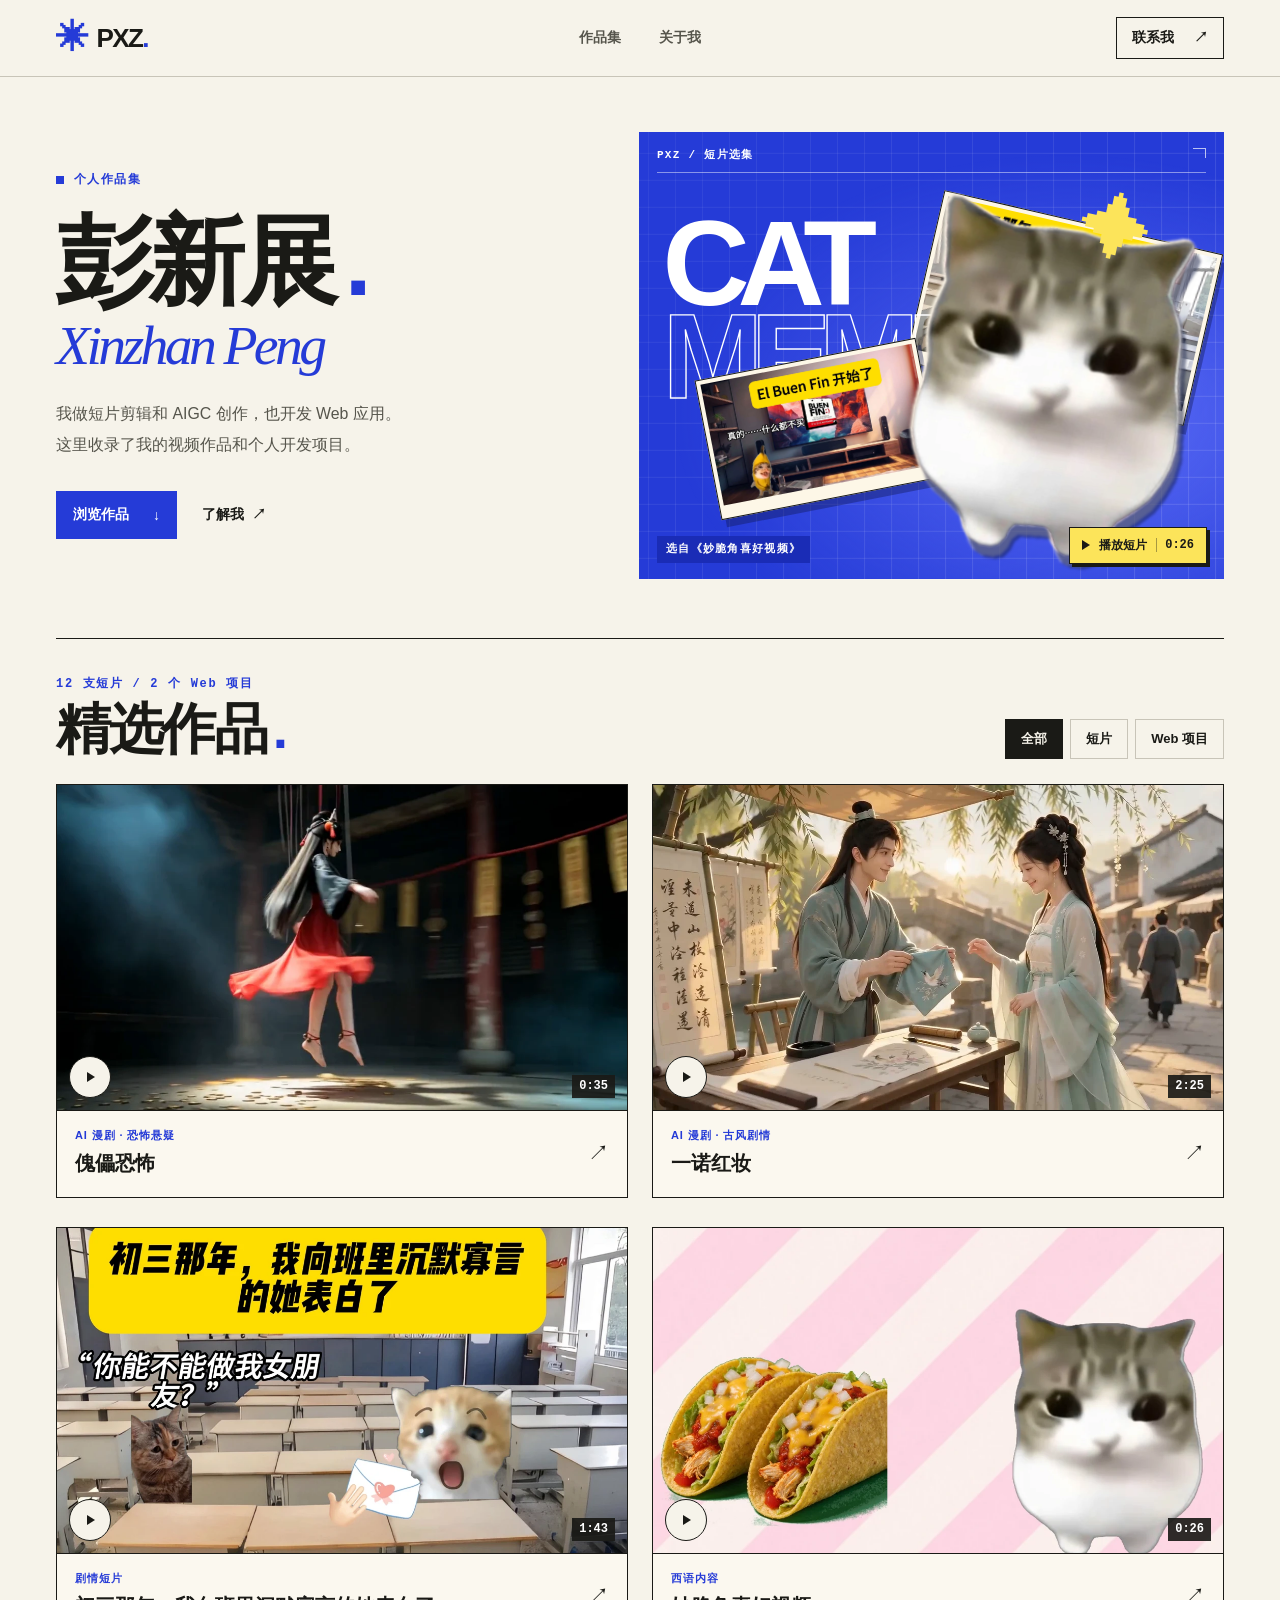
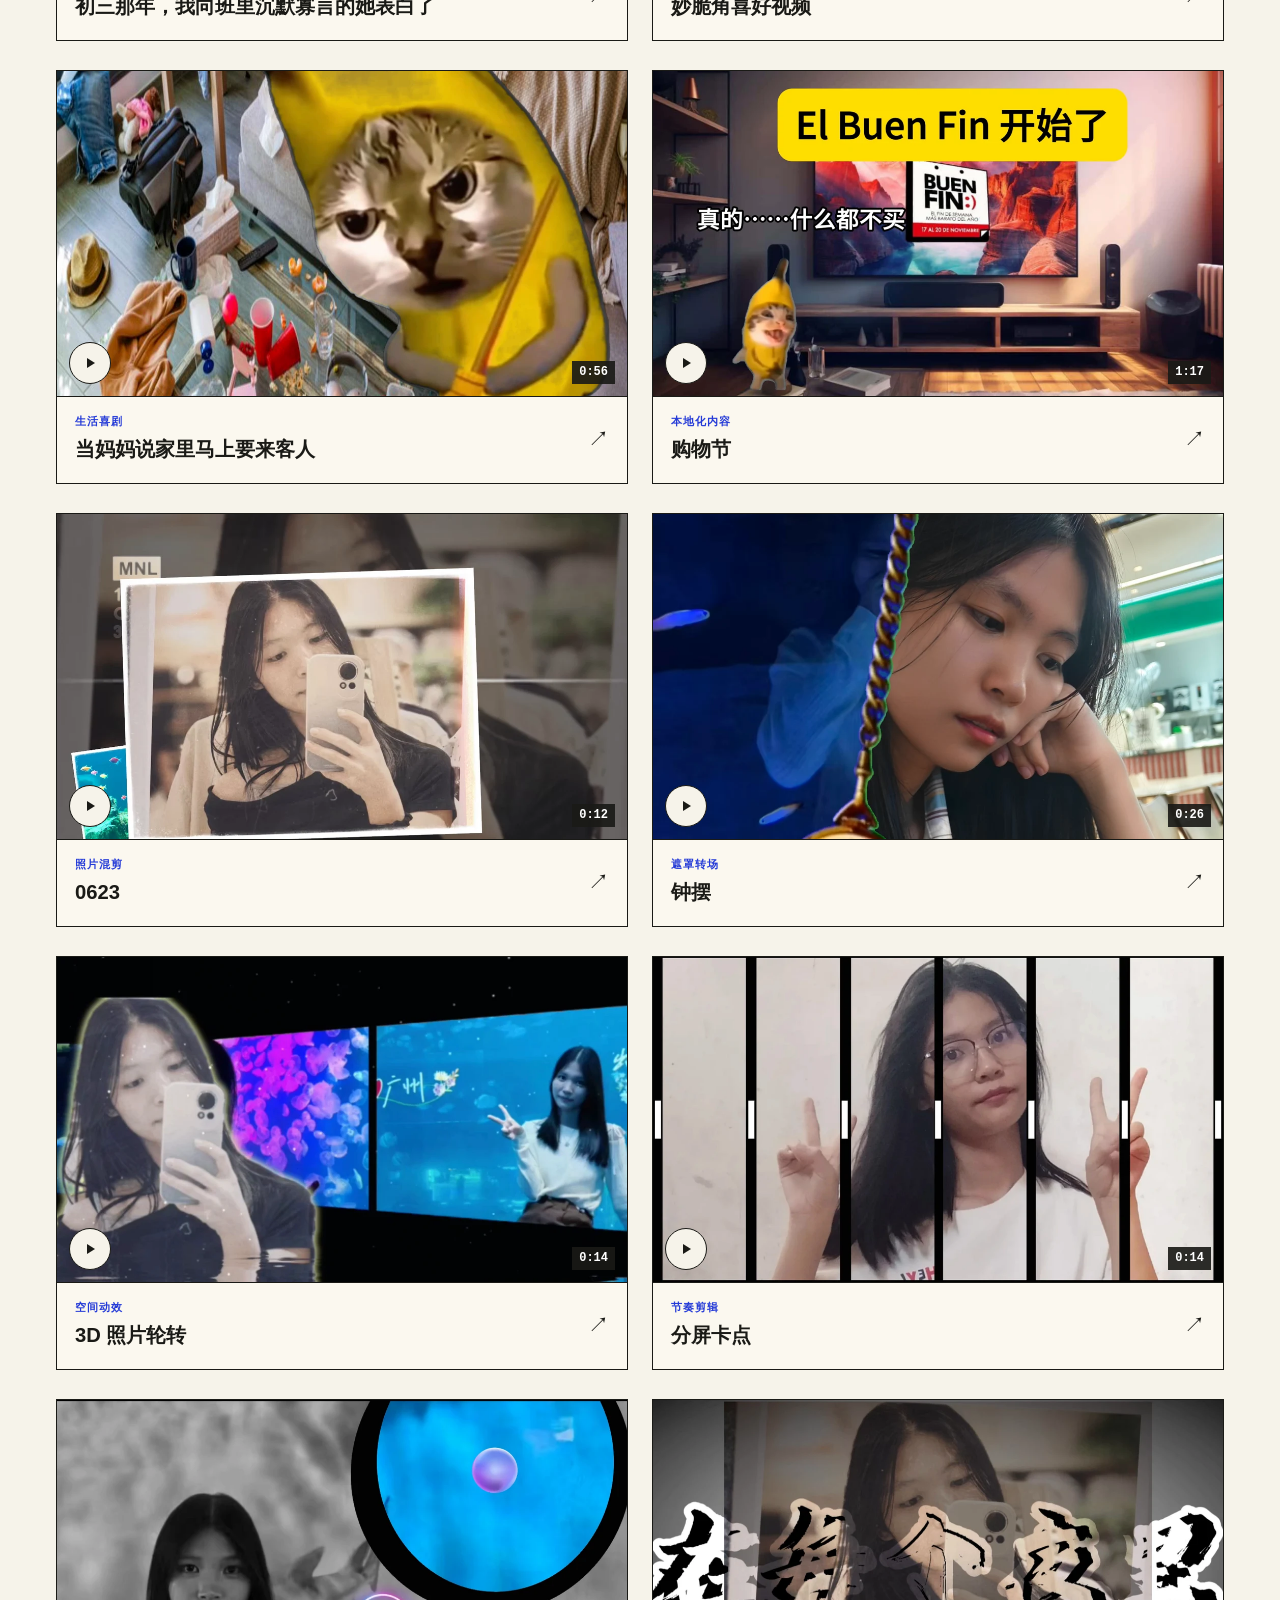
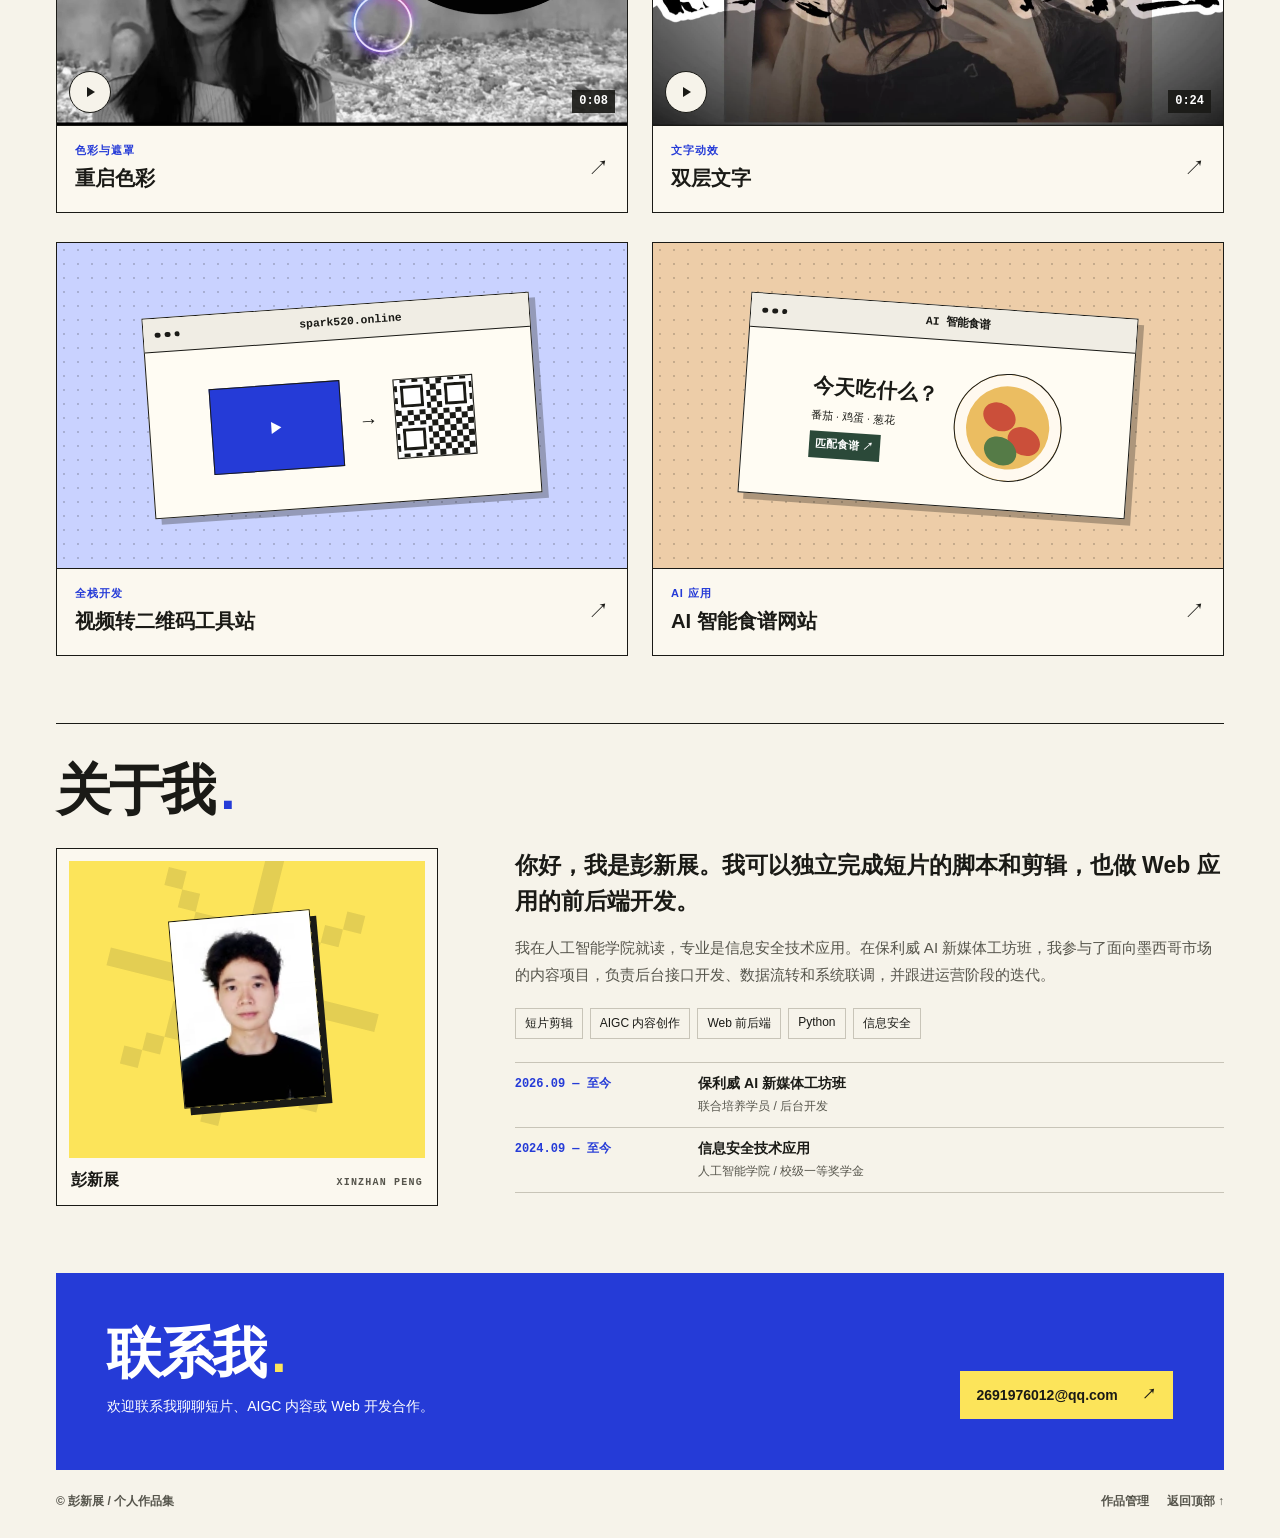
<file: index.html>
<!doctype html>
<html lang="zh-CN">
<head>
  <meta charset="utf-8">
  <meta name="viewport" content="width=device-width, initial-scale=1">
  <meta name="theme-color" content="#f6f3ea">
  <meta name="description" content="彭新展的个人作品集，收录 AI 漫剧、猫 Meme 短片、剪辑作品和 Web 开发项目。">
  <title>彭新展 · 个人作品集</title>
  <link rel="icon" href="assets/images/cat-cutout.webp" type="image/webp">
  <link rel="stylesheet" href="styles.css?v=4">
  <script src="works.js?v=3" defer></script>
  <script src="uploads.js?v=local" defer></script>
  <script src="site.js?v=5" defer></script>
</head>
<body id="top">
  <a class="skip" href="#main">跳到正文</a>
  <header class="site-header">
    <div class="shell header-inner">
      <a class="wordmark" href="#top" aria-label="彭新展，回到首页"><span class="brand-mark" aria-hidden="true">✳</span> <span>PXZ<span class="brand-period">.</span></span></a>
      <nav class="site-nav" aria-label="主导航">
        <a href="#work">作品集</a>
        <a href="#about">关于我</a>
      </nav>
      <a class="nav-contact" href="#contact">联系我 <span aria-hidden="true">↗</span></a>
    </div>
  </header>
  <main id="main" class="shell">
    <section class="hero" aria-labelledby="hero-title">
      <div class="hero-copy">
        <p class="eyebrow hero-label"><span class="square" aria-hidden="true"></span> 个人作品集</p>
        <h1 id="hero-title">彭新展<span class="name-dot" aria-hidden="true">.</span></h1>
        <p class="roman-name" lang="en">Xinzhan Peng</p>
        <p class="hero-intro">我做短片剪辑和 AIGC 创作，也开发 Web 应用。<br>这里收录了我的视频作品和个人开发项目。</p>
        <div class="hero-actions">
          <a class="button button-primary" href="#work">浏览作品 <span aria-hidden="true">↓</span></a>
          <a class="text-link" href="#about">了解我 <span aria-hidden="true">↗</span></a>
        </div>
      </div>
      <div class="hero-visual">
        <div class="poster" aria-hidden="true">
          <div class="poster-trim"><span>PXZ / 短片选集</span><span class="poster-registration"></span></div>
          <div class="poster-art">
            <div class="poster-type" lang="en"><span>CAT</span><span>MEME</span></div>
            <div class="poster-frame frame-one"><img src="assets/images/confession.webp" alt="" width="1120" height="640"></div>
            <div class="poster-frame frame-two"><img src="assets/images/shopping.webp" alt="" width="1120" height="640"></div>
            <span class="poster-spark" aria-hidden="true">✦</span>
            <img class="cat" src="assets/images/cat-cutout.webp" alt="" width="372" height="478" fetchpriority="high">
          </div>
          <div class="poster-credit">选自《妙脆角喜好视频》</div>
        </div>
        <button class="poster-watch" type="button" data-open="snack"><span class="play-icon" aria-hidden="true"></span> 播放短片 <span class="poster-duration" aria-hidden="true">0:26</span></button>
      </div>
    </section>

    <section class="work section-rule" id="work" aria-labelledby="work-title">
      <p class="eyebrow section-label" id="work-count"></p>
      <div class="work-heading">
        <h2 id="work-title">精选作品<span class="heading-dot" aria-hidden="true">.</span></h2>
        <div class="filters" role="group" aria-label="按类型筛选作品">
          <button type="button" data-filter="all" aria-pressed="true">全部</button>
          <button type="button" data-filter="video" aria-pressed="false">短片</button>
          <button type="button" data-filter="web" aria-pressed="false">Web 项目</button>
        </div>
      </div>
      <p class="visually-hidden" role="status" id="work-status"></p>
      <div class="work-grid" id="work-grid"></div>
      <noscript>
        <p>启用 JavaScript 可筛选作品和查看详情，也可以直接打开视频。</p>
        <ul>
          <li><a href="assets/videos/puppet-horror.mp4">傀儡恐怖</a></li>
          <li><a href="assets/videos/yinuo-hongzhuang.mp4?v=2">一诺红妆</a></li>
          <li><a href="assets/videos/confession.mp4">初三那年，我向班里沉默寡言的她表白了</a></li>
          <li><a href="assets/videos/snack.mp4">妙脆角喜好视频</a></li>
          <li><a href="assets/videos/guests.mp4">当妈妈说家里马上要来客人</a></li>
          <li><a href="assets/videos/shopping.mp4">购物节</a></li>
          <li><a href="assets/videos/0623.mp4">0623</a></li>
          <li><a href="assets/videos/pendulum.mp4">钟摆</a></li>
          <li><a href="assets/videos/photo-rotation.mp4">3D 照片轮转</a></li>
          <li><a href="assets/videos/split-screen.mp4">分屏卡点</a></li>
          <li><a href="assets/videos/color-restart.mp4">重启色彩</a></li>
          <li><a href="assets/videos/layered-text.mp4">双层文字</a></li>
        </ul>
      </noscript>
    </section>

    <section class="about section-rule" id="about" aria-labelledby="about-title">
      <h2 id="about-title">关于我<span class="heading-dot" aria-hidden="true">.</span></h2>
      <div class="about-grid">
        <figure class="profile-card">
          <div class="profile-image"><span aria-hidden="true">✳</span><img src="assets/images/portrait.webp" alt="彭新展的肖像" width="104" height="138" loading="lazy"></div>
          <figcaption><strong>彭新展</strong><span lang="en">XINZHAN PENG</span></figcaption>
        </figure>
        <div class="about-content">
          <p class="about-lead">你好，我是彭新展。我可以独立完成短片的脚本和剪辑，也做 Web 应用的前后端开发。</p>
          <p>我在人工智能学院就读，专业是信息安全技术应用。在保利威 AI 新媒体工坊班，我参与了面向墨西哥市场的内容项目，负责后台接口开发、数据流转和系统联调，并跟进运营阶段的迭代。</p>
          <div class="skills" aria-label="技能"><span>短片剪辑</span><span>AIGC 内容创作</span><span>Web 前后端</span><span>Python</span><span>信息安全</span></div>
          <dl class="timeline">
            <div><dt>2026.09 — 至今</dt><dd><strong>保利威 AI 新媒体工坊班</strong><span>联合培养学员 / 后台开发</span></dd></div>
            <div><dt>2024.09 — 至今</dt><dd><strong>信息安全技术应用</strong><span>人工智能学院 / 校级一等奖学金</span></dd></div>
          </dl>
        </div>
      </div>
    </section>

    <section class="contact" id="contact" aria-labelledby="contact-title">
      <div>
        <h2 id="contact-title">联系我<span aria-hidden="true">.</span></h2>
        <p>欢迎联系我聊聊短片、AIGC 内容或 Web 开发合作。</p>
      </div>
      <a class="button email-button" href="mailto:2691976012@qq.com">2691976012@qq.com <span aria-hidden="true">↗</span></a>
    </section>
  </main>

  <footer class="site-footer shell">
    <span>© 彭新展 <span aria-hidden="true">/</span> 个人作品集</span>
    <div class="footer-links">
      <a href="manage.html">作品管理</a>
      <a href="#top">返回顶部 <span aria-hidden="true">↑</span></a>
    </div>
  </footer>

  <dialog class="work-dialog" id="work-dialog" aria-labelledby="dialog-title">
    <div class="dialog-inner">
      <button class="dialog-close" type="button" aria-label="关闭作品详情" autofocus>×</button>
      <div id="dialog-media"></div>
      <div class="dialog-copy">
        <p class="eyebrow section-label" id="dialog-category"></p>
        <h2 id="dialog-title"></h2>
        <p id="dialog-description"></p>
        <a class="button button-primary dialog-link" id="dialog-link" target="_blank" rel="noopener noreferrer"></a>
      </div>
    </div>
  </dialog>
</body>
</html>
</file>
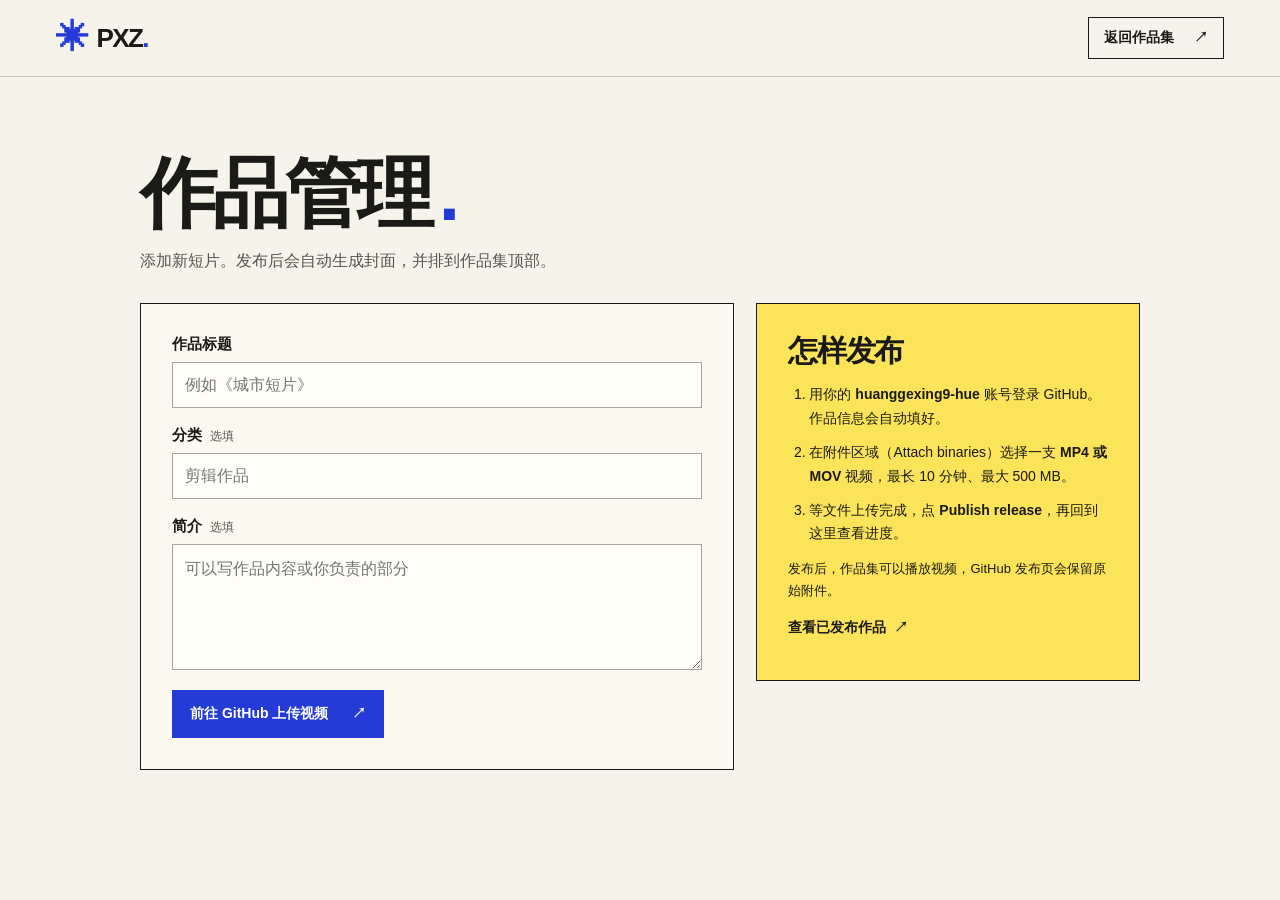
<file: manage.html>
<!doctype html>
<html lang="zh-CN">
<head>
  <meta charset="utf-8">
  <meta name="viewport" content="width=device-width, initial-scale=1">
  <meta name="theme-color" content="#f6f3ea">
  <meta name="robots" content="noindex">
  <title>作品管理 · 彭新展</title>
  <link rel="icon" href="assets/images/cat-cutout.webp" type="image/webp">
  <link rel="stylesheet" href="styles.css?v=4">
  <link rel="stylesheet" href="manage.css?v=1">
  <script src="manage.js?v=1" defer></script>
</head>
<body class="manage-page">
  <a class="skip" href="#main">跳到正文</a>
  <header class="site-header">
    <div class="shell manage-header">
      <a class="wordmark" href="./" aria-label="彭新展，回到首页"><span class="brand-mark" aria-hidden="true">✳</span> <span>PXZ<span class="brand-period">.</span></span></a>
      <a class="nav-contact" href="./#work">返回作品集 <span aria-hidden="true">↗</span></a>
    </div>
  </header>
  <main id="main" class="shell manage-shell">
    <div class="manage-intro">
      <h1>作品管理<span class="name-dot" aria-hidden="true">.</span></h1>
      <p>添加新短片。发布后会自动生成封面，并排到作品集顶部。</p>
    </div>
    <div class="manage-grid">
      <form id="upload-form" class="manage-form" method="post">
        <label for="work-title">作品标题</label>
        <input id="work-title" name="title" type="text" required maxlength="70" pattern=".*\S.*" placeholder="例如《城市短片》">
        <label for="work-category">分类 <span>选填</span></label>
        <input id="work-category" name="category" type="text" maxlength="28" placeholder="剪辑作品">
        <label for="work-description">简介 <span>选填</span></label>
        <textarea id="work-description" name="description" rows="4" maxlength="180" placeholder="可以写作品内容或你负责的部分"></textarea>
        <button class="button button-primary" type="submit" disabled>前往 GitHub 上传视频 <span aria-hidden="true">↗</span></button>
        <noscript><p>请启用 JavaScript 后再填表发布。</p></noscript>
      </form>
      <aside class="publish-guide" aria-labelledby="guide-heading">
        <h2 id="guide-heading">怎样发布</h2>
        <ol>
          <li>用你的 <strong>huanggexing9-hue</strong> 账号登录 GitHub。作品信息会自动填好。</li>
          <li>在附件区域（<span lang="en">Attach binaries</span>）选择一支 <strong>MP4 或 MOV</strong> 视频，最长 10 分钟、最大 500 MB。</li>
          <li>等文件上传完成，点 <strong lang="en">Publish release</strong>，再回到这里查看进度。</li>
        </ol>
        <p class="public-note">发布后，作品集可以播放视频，GitHub 发布页会保留原始附件。</p>
        <a class="text-link" href="https://github.com/huanggexing9-hue/peng-xinzhan-portfolio/releases" target="_blank" rel="noopener noreferrer">查看已发布作品 <span aria-hidden="true">↗</span></a>
      </aside>
    </div>
    <section id="publish-progress" class="publish-progress" aria-labelledby="progress-heading" hidden>
      <h2 id="progress-heading">发布进度</h2>
      <p id="pending-title" class="pending-title"></p>
      <p id="publish-status" role="status" aria-atomic="true"></p>
      <div class="progress-actions">
        <button id="check-publish" class="button button-primary" type="button">检查上线</button>
        <a id="resume-publish" class="text-link" target="_blank" rel="noopener noreferrer">打开 GitHub 发布页 <span aria-hidden="true">↗</span></a>
        <a id="view-published" class="text-link" hidden>查看线上作品 <span aria-hidden="true">↗</span></a>
        <button id="next-upload" class="text-link" type="button" hidden>继续上传</button>
        <a id="edit-release" class="text-link" target="_blank" rel="noopener noreferrer" hidden>去 GitHub 修改附件 <span aria-hidden="true">↗</span></a>
      </div>
    </section>
  </main>
</body>
</html>
</file>
<file: styles.css>
:root {
  color-scheme: light;
  --paper: #f6f3ea;
  --ink: #1a1a16;
  --muted: #56554c;
  --line: #c8c4b8;
  --blue: #253bd7;
  --blue-deep: #1a2cb6;
  --yellow: #fce45a;
  --sans: Arial, "PingFang SC", "Microsoft YaHei", "Noto Sans CJK SC", sans-serif;
  --mono: "Cascadia Mono", Consolas, monospace;
  font-family: var(--sans);
  background: var(--paper);
  color: var(--ink);
  font-synthesis: weight style;
}

*, *::before, *::after { box-sizing: border-box; }
html { scroll-behavior: smooth; }
body { margin: 0; }
body.dialog-open { overflow: hidden; }
img { max-width: 100%; display: block; }
a { color: inherit; text-decoration: none; }
button { color: inherit; font: inherit; cursor: pointer; }
button, a { -webkit-tap-highlight-color: transparent; }
button[hidden], a[hidden], [hidden] { display: none !important; }
:focus-visible { outline: 3px solid #a84708; outline-offset: 5px; }
::selection { background: var(--yellow); color: var(--ink); }
h1, h2, h3, p, figure, dl, dd { margin: 0; }
section[id] { scroll-margin-top: 24px; }
.shell { width: min(100% - 112px, 1240px); margin-inline: auto; }
.visually-hidden, .skip:not(:focus) {
  position: absolute;
  width: 1px;
  height: 1px;
  padding: 0;
  overflow: hidden;
  clip-path: inset(50%);
  white-space: nowrap;
}
.skip:focus { position: fixed; z-index: 20; top: 8px; left: 8px; padding: 10px 20px; background: var(--yellow); }

.site-header { border-bottom: 1px solid var(--line); }
.header-inner { display: grid; grid-template-columns: 1fr auto 1fr; min-height: 76px; align-items: center; }
.wordmark { display: inline-flex; align-items: center; gap: 9px; justify-self: start; font-size: 26px; font-weight: 900; letter-spacing: -.06em; }
.brand-mark { color: var(--blue); font-family: Arial, sans-serif; font-size: 33px; line-height: .9; }
.brand-period, .name-dot, .heading-dot { color: var(--blue); }
.site-nav { display: flex; gap: 38px; align-items: center; color: var(--muted); font-size: 14px; font-weight: 600; }
.site-nav a { padding-block: 10px; }
.site-nav a:hover, .text-link:hover, .site-footer a:hover { color: var(--blue); }
.nav-contact { justify-self: end; display: flex; align-items: center; gap: 20px; border: 1px solid var(--ink); min-height: 42px; padding: 8px 15px; font-size: 14px; font-weight: 700; }
.nav-contact:hover { background: var(--ink); color: var(--paper); }

.hero { display: grid; grid-template-columns: minmax(0, .94fr) minmax(0, 1.06fr); align-items: center; gap: clamp(34px, 5vw, 76px); padding-block: 55px 59px; }
.eyebrow { font: 700 12px/1.4 var(--mono); letter-spacing: .14em; }
.hero-label { color: var(--blue); display: flex; align-items: center; gap: 10px; letter-spacing: .12em; margin-bottom: 24px; }
.square { width: 8px; height: 8px; display: inline-block; background: currentColor; }
.hero h1 { font-size: clamp(68px, 7.55vw, 113px); font-weight: 900; line-height: 1.02; letter-spacing: -.048em; white-space: nowrap; }
.name-dot { margin-inline-start: .12em; font-family: Arial, sans-serif; }
.roman-name { margin-top: 7px; font: italic 400 clamp(32px, 4.35vw, 66px)/1 Georgia, "Times New Roman", serif; color: var(--blue); letter-spacing: -.065em; }
.hero-intro { font-size: clamp(14px, 1.24vw, 17px); color: var(--muted); line-height: 1.95; margin-top: 25px; }
.hero-actions { display: flex; align-items: center; gap: 25px; flex-wrap: wrap; margin-top: 30px; }
.button { display: inline-flex; justify-content: space-between; align-items: center; gap: 24px; min-height: 48px; padding: 11px 17px; font-size: 14px; font-weight: 700; }
.button-primary { background: var(--blue); color: white; }
.button-primary:hover { background: var(--blue-deep); }
.text-link { display: inline-flex; gap: 8px; align-items: center; font-size: 14px; font-weight: 700; padding-block: 12px; }
.hero-visual { position: relative; isolation: isolate; }
.poster {
  position: relative;
  display: grid;
  grid-template-rows: auto 1fr auto;
  isolation: isolate;
  aspect-ratio: 1.31;
  padding: 16px 18px;
  overflow: hidden;
  background: var(--blue);
  color: white;
}
.poster::before {
  position: absolute;
  inset: 0;
  z-index: -1;
  content: "";
  background-image: linear-gradient(#fff2 1px, transparent 1px), linear-gradient(to right, #fff2 1px, transparent 1px), radial-gradient(ellipse at 73% 63%, #6575fd 0%, transparent 65%);
  background-size: 27px 27px, 27px 27px, auto;
  background-position: center;
  mask-image: linear-gradient(120deg, #0006, #000);
}
.poster-trim, .poster-credit { position: relative; z-index: 4; font: 700 clamp(9px, 1vw, 11px)/1.3 var(--mono); letter-spacing: .12em; }
.poster-trim { display: flex; justify-content: space-between; border-bottom: 1px solid #ffffff75; padding-bottom: 10px; }
.poster-registration { width: 13px; height: 10px; border-top: 1px solid #ffffffb0; border-right: 1px solid #ffffffb0; }
.poster-credit { width: fit-content; padding: 6px 9px; background: var(--blue-deep); color: white; }
.poster-art { position: relative; container-type: inline-size; }
.poster-type { position: absolute; left: 1%; top: 12%; z-index: 2; display: grid; font-size: 22cqi; font-weight: 900; line-height: .77; letter-spacing: -.102em; }
.poster-type span:last-child { color: transparent; -webkit-text-stroke: 1.4px white; }
.poster-frame { position: absolute; overflow: hidden; padding: 4px 4px 13px; background: #fdf7e7; border: 1px solid #161818; box-shadow: 4px 8px 0 #10195165; }
.poster-frame img { width: 100%; aspect-ratio: 1.75; height: auto; object-fit: cover; }
.frame-one { width: 52%; z-index: 1; transform: rotate(13deg); top: 13%; right: 0; }
.frame-two { width: 41%; z-index: 2; transform: rotate(-11deg); bottom: 10%; left: 9%; }
.poster-spark { position: absolute; z-index: 4; top: 7%; right: 10%; color: var(--yellow); font: 13cqi/.9 Arial, sans-serif; transform: rotate(12deg); }
.cat { position: absolute; z-index: 3; width: 50%; height: auto; right: 3%; bottom: -6%; transform: rotate(8deg); filter: drop-shadow(7px 12px 0 #10194480) drop-shadow(-3px -2px 0 #f7f0e1); }
.poster-watch { position: absolute; bottom: 15px; right: 17px; z-index: 5; display: flex; align-items: center; gap: 9px; padding: 0 12px; min-height: 37px; border: 1px solid var(--ink); background: var(--yellow); box-shadow: 3px 3px 0 var(--ink); font-weight: 700; font-size: 12px; transition: transform .18s, box-shadow .18s; }
.poster-watch:hover { transform: translate(-2px,-2px); box-shadow: 5px 5px 0 var(--ink); }
.play-icon { display: inline-block; width: 0; height: 0; border-top: 5px solid transparent; border-bottom: 5px solid transparent; border-left: 8px solid currentColor; }
.poster-duration { font-family: var(--mono); padding-left: 8px; border-left: 1px solid #1a1a1660; }

.section-rule { border-top: 1px solid var(--ink); }
.work, .about { padding-block: 37px 67px; }
.section-label { color: var(--blue); margin-bottom: 8px; }
.work-heading { display: flex; flex-wrap: wrap; justify-content: space-between; align-items: end; column-gap: 24px; row-gap: 16px; margin-bottom: 25px; }
h2 { font-weight: 900; letter-spacing: -.045em; font-size: clamp(39px, 4.3vw, 66px); line-height: 1.06; }
.heading-dot { margin-inline-start: .12em; }
.filters { display: flex; flex-wrap: wrap; gap: 7px; }
.filters button { border: 1px solid var(--line); background: transparent; min-height: 40px; padding: 8px 15px; font-size: 13px; font-weight: 700; }
.filters button:hover { border-color: var(--ink); }
.filters button[aria-pressed="true"] { background: var(--ink); color: var(--paper); border-color: var(--ink); }
.work-grid { display: grid; grid-template-columns: repeat(2, minmax(0, 1fr)); gap: 29px 24px; }
.work-card { position: relative; min-width: 0; border: 1px solid var(--ink); background: #fbf8ef; }
.work-card-button { background: none; border: 0; padding: 0; text-align: start; }
.work-card-button::after { content: ""; position: absolute; inset: 0; }
.work-card-button:focus-visible { outline: 0; }
.work-card:has(.work-card-button:focus-visible) { outline: 3px solid #a84708; outline-offset: 5px; }
.work-visual { position: relative; aspect-ratio: 1.75; overflow: hidden; border-bottom: 1px solid var(--ink); background: #e5e2d6; }
.work-visual > img { width: 100%; height: 100%; object-fit: cover; transition: transform .35s ease; }
.work-card:hover .work-visual > img { transform: scale(1.035); }
.card-play, .card-duration { position: absolute; bottom: 12px; display: grid; place-items: center; }
.card-play { left: 12px; width: 42px; height: 42px; border-radius: 50%; background: var(--paper); color: var(--ink); border: 1px solid var(--ink); }
.card-play .play-icon { margin-left: 2px; }
.work-card:hover .card-play { background: var(--yellow); }
.card-duration { right: 12px; padding: 4px 7px; background: #1a1a16e8; color: white; font: 700 12px/1.2 var(--mono); }
.card-caption { display: flex; justify-content: space-between; align-items: center; gap: 12px; padding: 17px 18px 19px; }
.card-category { margin-bottom: 6px; font-size: 11px; color: var(--blue); font-weight: 700; letter-spacing: .08em; }
.card-title { font-size: clamp(15px, 1.58vw, 22px); line-height: 1.45; }
.card-arrow { flex: none; font-size: 21px; transition: color .2s, transform .2s; }
.work-card:hover .card-arrow { color: var(--blue); transform: translate(2px,-2px); }

.project-art { display: grid; place-items: center; aspect-ratio: 1.75; container-type: inline-size; background-image: radial-gradient(#1a1a1630 1px, transparent 1px); background-size: 14px 14px; }
.project-art--spark { background-color: #c9d2ff; }
.project-art--recipe { background-color: #edcda8; }
.project-window { width: 68%; background: #fffcf3; border: 1px solid var(--ink); box-shadow: 6px 6px 0 #1a1a164d; transform: rotate(-4deg); }
.project-art--recipe .project-window { transform: rotate(4deg); }
.window-bar { display: flex; gap: 4px; align-items: center; height: 6cqi; border-bottom: 1px solid var(--ink); padding-inline: 2cqi; background: #f0ede4; }
.window-bar i { width: 1cqi; height: 1cqi; background: var(--ink); border-radius: 50%; }
.window-bar span { margin-inline: auto; font: 700 2cqi/1 var(--mono); }
.spark-demo, .recipe-demo { display: flex; align-items: center; justify-content: center; gap: 3cqi; height: 29cqi; padding: 2cqi; }
.demo-video { display: grid; place-items: center; width: 23cqi; height: 15cqi; color: white; background: var(--blue); border: 1px solid var(--ink); }
.demo-video .play-icon { border-left-width: 1.9cqi; border-block-width: 1.2cqi; }
.demo-arrow { font-size: 3.4cqi; }
.demo-qr { position: relative; width: 14cqi; aspect-ratio: 1; border: 1px solid var(--ink); background: repeating-conic-gradient(var(--ink) 0% 25%, #fff 0% 50%) 0 0 / 2.1cqi 2.1cqi; }
.demo-qr i { position: absolute; width: 3.9cqi; aspect-ratio: 1; outline: .65cqi solid white; border: .65cqi solid var(--ink); background: white; }
.demo-qr i:first-child { top: 1.1cqi; left: 1.1cqi; }
.demo-qr i:nth-child(2) { top: 1.1cqi; right: 1.1cqi; }
.demo-qr i:last-child { bottom: 1.1cqi; left: 1.1cqi; }
.recipe-copy { display: grid; justify-items: start; gap: 1.5cqi; }
.recipe-copy strong { font-size: 3.6cqi; }
.recipe-copy span, .recipe-copy b { font-size: 1.9cqi; }
.recipe-copy b { padding: 1.1cqi; background: #2b4939; color: white; }
.recipe-plate { position: relative; width: 19cqi; aspect-ratio: 1; border-radius: 50%; border: 1px solid var(--ink); box-shadow: inset 0 0 0 2cqi #fff9ef; background: #ebbd61; }
.recipe-plate i { position: absolute; width: 6cqi; aspect-ratio: 1.25; border-radius: 50%; background: #cb4f3a; transform: rotate(27deg); }
.recipe-plate i:first-child { left: 25%; top: 28%; }
.recipe-plate i:nth-child(2) { right: 18%; top: 49%; }
.recipe-plate i:last-child { left: 28%; top: 60%; background: #557b47; }

.about-grid { display: grid; grid-template-columns: minmax(0, .7fr) minmax(0, 1.3fr); gap: clamp(25px, 6vw, 84px); margin-top: 29px; align-items: start; }
.profile-card { background: #fbf8ef; border: 1px solid var(--ink); padding: 12px; }
.profile-image { position: relative; display: grid; place-items: center; overflow: hidden; min-height: 240px; aspect-ratio: 1.2; background: var(--yellow); }
.profile-image span { position: absolute; font-size: clamp(150px, 23vw, 360px); color: #1a1a161b; line-height: 1; transform: rotate(14deg); }
.profile-image img { z-index: 1; border: 1px solid var(--ink); width: min(40%, 155px); height: auto; box-shadow: 6px 7px 0 var(--ink); transform: rotate(-5deg); }
.profile-card figcaption { margin: 12px 2px 2px; display: flex; align-items: baseline; justify-content: space-between; gap: 8px; }
.profile-card figcaption span { font: 700 10px/1 var(--mono); letter-spacing: .12em; color: var(--muted); }
.about-content > p { line-height: 1.85; font-size: 15px; color: var(--muted); }
.about-content > .about-lead { font-weight: 800; font-size: clamp(17px, 1.8vw, 25px); line-height: 1.55; color: var(--ink); margin: 0 0 14px; }
.skills { display: flex; flex-wrap: wrap; gap: 7px; margin-block: 19px 23px; }
.skills span { font-size: 12px; border: 1px solid var(--line); padding: 6px 9px; }
.timeline { border-top: 1px solid var(--line); }
.timeline > div { display: grid; grid-template-columns: minmax(108px,.33fr) 1fr; gap: 10px; border-bottom: 1px solid var(--line); padding-block: 12px; }
.timeline dt { color: var(--blue); font: 700 12px/1.5 var(--mono); }
.timeline dd { display: grid; gap: 5px; font-size: 14px; }
.timeline dd span { font-size: 12px; color: var(--muted); }
.contact { display: flex; justify-content: space-between; align-items: end; flex-wrap: wrap; gap: 24px; padding: clamp(24px, 4vw, 55px); color: white; background: var(--blue); }
.contact h2 span { color: var(--yellow); margin-inline-start: .12em; }
.contact p:last-child { margin-top: 13px; font-size: 14px; line-height: 1.7; }
.email-button { background: var(--yellow); color: var(--ink); }
.email-button:hover { background: white; }
.site-footer { display: flex; gap: 20px; justify-content: space-between; padding-block: 23px 28px; color: var(--muted); font-size: 12px; font-weight: 600; }

.footer-links { display: flex; flex-wrap: wrap; justify-content: end; gap: 8px 18px; }

.work-dialog { width: min(850px, 100% - 28px); max-height: calc(100% - 26px); border: 1px solid var(--ink); padding: 0; overflow: auto; background: var(--paper); color: var(--ink); }
.work-dialog::backdrop { background: #141725cf; }
.dialog-inner { position: relative; }
.dialog-close { position: absolute; z-index: 2; top: 12px; right: 12px; display: grid; place-items: center; width: 42px; height: 42px; padding: 0; border: 1px solid var(--ink); background: var(--paper); font: 30px/1 Arial, sans-serif; }
.dialog-close:hover { background: var(--yellow); }
#dialog-media { background: #191a21; }
#dialog-media > .project-art { max-height: 45vh; }
.dialog-video { display: block; aspect-ratio: auto 16 / 9; object-fit: contain; width: 100%; max-height: 66vh; background: #191a21; margin-inline: auto; }
.dialog-video--portrait { aspect-ratio: auto 9 / 16; width: auto; max-width: 100%; max-height: 65vh; }
.dialog-copy { padding: 17px 22px 23px; }
.dialog-copy h2 { font-size: clamp(20px, 3.1vw, 31px); letter-spacing: -.045em; line-height: 1.24; }
.dialog-copy > p:last-of-type { margin-top: 9px; font-size: 14px; line-height: 1.7; color: var(--muted); }
.dialog-link { margin-top: 14px; }
.playback-error { padding: 12px 20px; color: white; }
.playback-error a { margin-inline-start: 8px; color: var(--yellow); text-decoration: underline; }

@media (max-width: 1040px) {
  .shell { width: calc(100% - 72px); }
  .hero { gap: 32px; }
  .hero h1 { font-size: clamp(63px, 8.9vw, 89px); }
}
@media (max-width: 760px) {
  .shell { width: calc(100% - 38px); }
  .header-inner { min-height: 65px; }
  .wordmark { font-size: 23px; gap: 5px; }
  .brand-mark { font-size: 27px; }
  .site-nav { gap: clamp(12px, 4vw, 22px); font-size: 12px; }
  .nav-contact { min-height: 38px; font-size: 12px; gap: 5px; padding-inline: 8px; }
  .hero { grid-template-columns: minmax(0, 1fr); padding-block: 36px 33px; gap: 27px; }
  .hero h1 { font-size: clamp(65px, 13.5vw, 104px); }
  .hero-label { margin-bottom: 13px; }
  .roman-name { margin-top: 6px; font-size: clamp(34px, 8vw, 54px); }
  .hero-intro { margin-top: 16px; }
  .hero-actions { margin-top: 19px; }
  .poster { aspect-ratio: 1.4; padding: 12px; }
  .poster-watch { bottom: 12px; right: 12px; }
  .cat { width: 45%; bottom: -3%; }
  .frame-two { bottom: 8%; left: 5%; width: 37%; }
  .work, .about { padding-block: 28px 44px; }
  .work-heading { margin-bottom: 16px; }
  .work-grid { gap: 14px; }
  .card-caption { padding: 11px; }
  .about-grid { gap: 21px; }
  .profile-image { min-height: 145px; }
}
@media (max-width: 520px) {
  .work-grid, .about-grid { grid-template-columns: minmax(0, 1fr); }
  .profile-card { max-width: 325px; }
  .hero-label { letter-spacing: .06em; }
  .dialog-video--portrait { max-height: 57vh; }
  .dialog-copy { padding-inline: 15px; }
}
@media (max-width: 345px) {
  .shell { width: calc(100% - 24px); }
  .site-nav { gap: 8px; }
  .nav-contact { padding-inline: 6px; }
  .poster-credit { padding-inline: 4px; letter-spacing: 0; }
  .poster-watch { padding-inline: 8px; gap: 6px; }
}
@media (prefers-reduced-motion: reduce) {
  html { scroll-behavior: auto; }
  *, *::before, *::after { transition-duration: .01ms !important; }
}
</file>
<file: manage.css>
.manage-header { min-height: 76px; display: flex; align-items: center; justify-content: space-between; gap: 14px; }
.manage-shell { max-width: 1000px; padding-block: clamp(34px, 6vw, 76px); }
.manage-intro { margin-bottom: 28px; }
.manage-intro h1 { font-size: clamp(44px, 6vw, 80px); font-weight: 900; letter-spacing: -.06em; line-height: 1.05; }
.manage-intro p { margin-top: 13px; color: var(--muted); line-height: 1.75; }
.manage-grid { display: grid; grid-template-columns: minmax(0, 1.55fr) minmax(0, 1fr); gap: 22px; align-items: start; }
.manage-form, .publish-guide, .publish-progress { border: 1px solid var(--ink); padding: clamp(18px, 3vw, 31px); }
.manage-form, .publish-progress { background: #fbf8ef; }
.manage-form { display: grid; gap: 8px; }
.manage-form label { font-size: 15px; font-weight: 800; }
.manage-form label span { margin-inline-start: 4px; color: var(--muted); font-size: 12px; font-weight: 400; }
.manage-form input, .manage-form textarea { min-width: 0; padding: 11px 12px; border: 1px solid #a8a498; background: #fffdf7; color: var(--ink); font: inherit; font-size: 16px; }
.manage-form input { min-height: 46px; margin-bottom: 10px; }
.manage-form textarea { min-height: 110px; resize: vertical; line-height: 1.6; }
.manage-form .button { margin-top: 12px; justify-self: start; }
.manage-page button.button { border: 1px solid transparent; }
.manage-page button:disabled { opacity: .6; cursor: default; }
.publish-guide { background: var(--yellow); }
.publish-guide h2, .publish-progress h2 { font-size: clamp(22px, 3vw, 30px); letter-spacing: -.045em; }
.publish-guide ol { padding-inline-start: 21px; margin-block: 17px 6px; font-size: 14px; line-height: 1.7; }
.publish-guide li + li { margin-top: 10px; }
.publish-guide .text-link { margin-top: 6px; }
.public-note { margin-top: 12px; font-size: 13px; line-height: 1.65; }
.publish-progress { margin-top: 22px; scroll-margin-top: 18px; }
.pending-title { margin-top: 13px; font-weight: 800; overflow-wrap: anywhere; }
#publish-status { margin-top: 7px; color: var(--muted); line-height: 1.65; }
.progress-actions .text-link { background: none; border: 0; padding-inline: 0; text-align: start; }
.progress-actions { display: flex; flex-wrap: wrap; align-items: center; gap: 6px 17px; margin-top: 12px; }
@media (max-width: 680px) {
  .manage-header { min-height: 65px; }
  .manage-grid { grid-template-columns: minmax(0, 1fr); gap: 16px; }
  .manage-intro p { font-size: 14px; }
}
</file>
